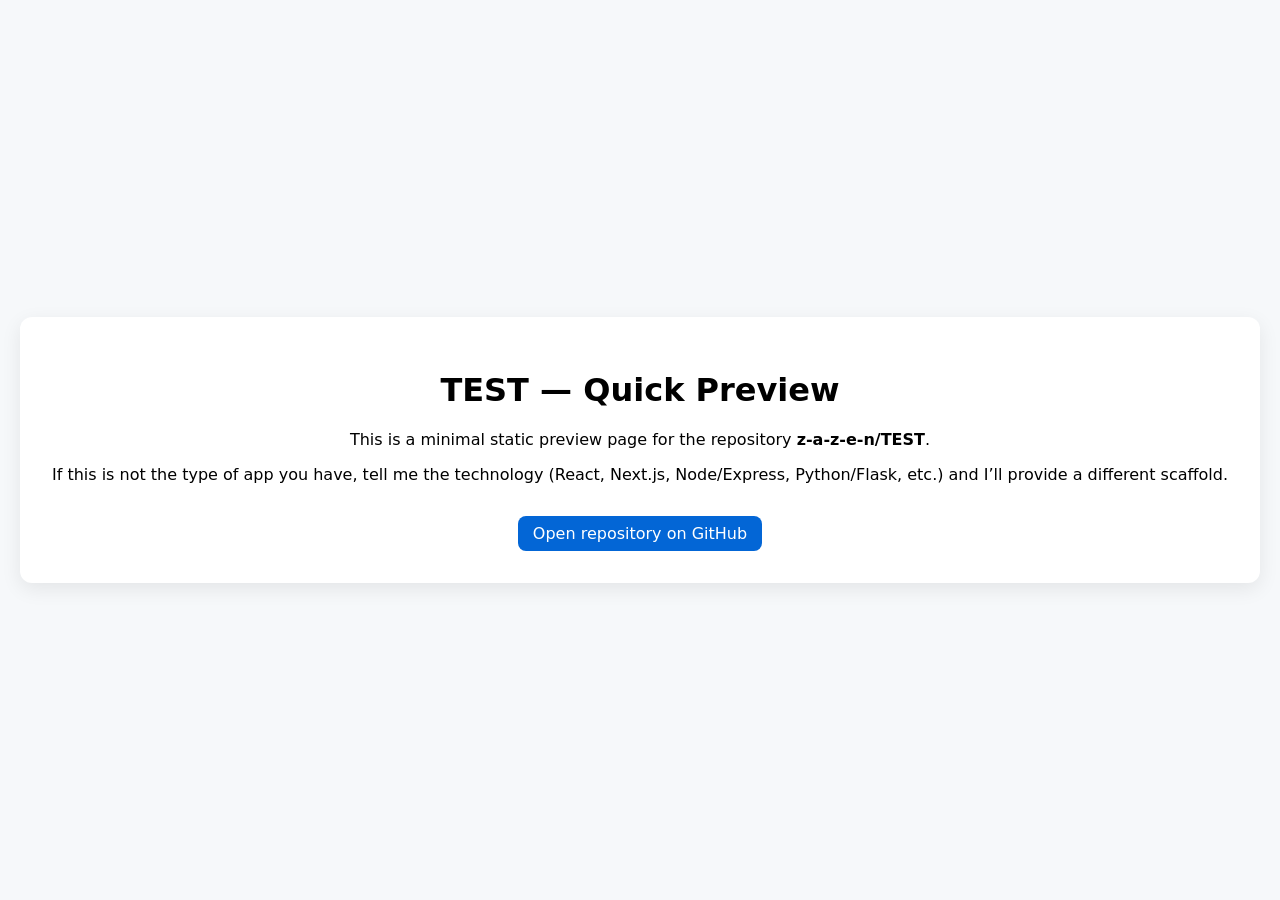
<file: index.html>
<!doctype html>
<html lang="en">
<head>
  <meta charset="utf-8" />
  <meta name="viewport" content="width=device-width,initial-scale=1" />
  <title>TEST — Preview</title>
  <style>
    body { font-family: system-ui, -apple-system, "Segoe UI", Roboto, sans-serif; display:flex; align-items:center; justify-content:center; height:100vh; margin:0; background:#f6f8fa }
    .card { text-align:center; padding:2rem; border-radius:12px; box-shadow:0 6px 20px rgba(0,0,0,.08); background:#fff }
    a.button { display:inline-block; margin-top:1rem; padding:.5rem .9rem; background:#0366d6; color:#fff; border-radius:8px; text-decoration:none; }
  </style>
</head>
<body>
  <div class="card">
    <h1>TEST — Quick Preview</h1>
    <p>This is a minimal static preview page for the repository <strong>z-a-z-e-n/TEST</strong>.</p>
    <p>If this is not the type of app you have, tell me the technology (React, Next.js, Node/Express, Python/Flask, etc.) and I’ll provide a different scaffold.</p>
    <a class="button" href="https://github.com/z-a-z-e-n/TEST" target="_blank" rel="noreferrer">Open repository on GitHub</a>
  </div>
</body>
</html>
</file>
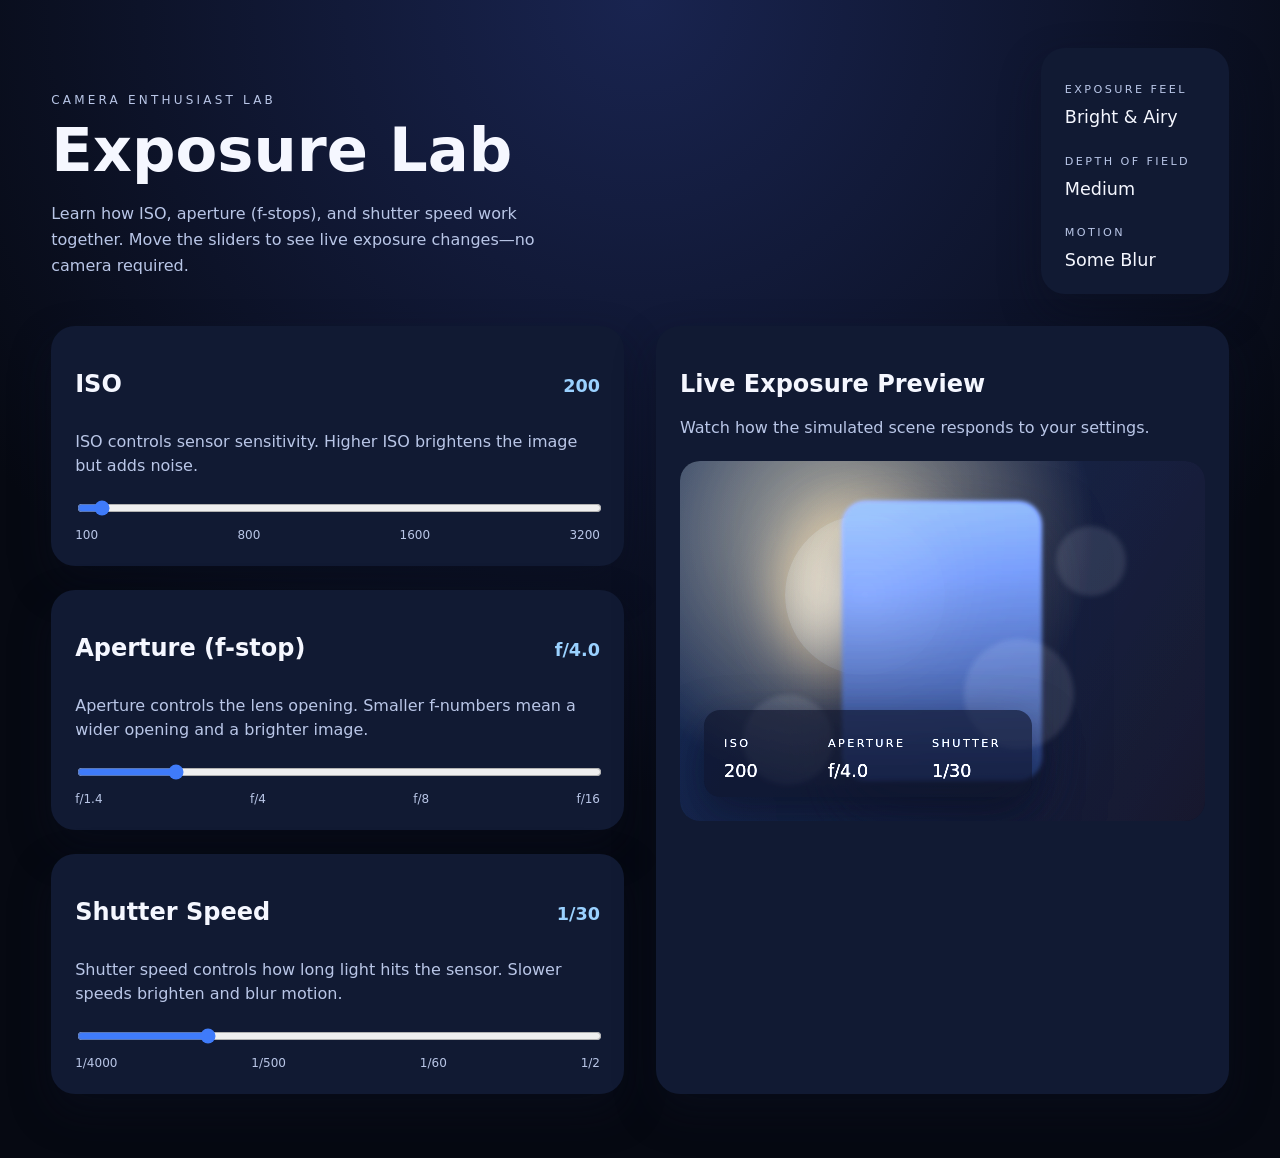
<file: public/index.html>
<!DOCTYPE html>
<html lang="en">
<head>
  <meta charset="UTF-8" />
  <meta name="viewport" content="width=device-width, initial-scale=1.0" />
  <title>Exposure Lab | Learn ISO, Aperture, Shutter Speed</title>
  <link rel="stylesheet" href="styles.css" />
</head>
<body>
  <div class="app">
    <header class="hero">
      <div>
        <p class="eyebrow">Camera Enthusiast Lab</p>
        <h1>Exposure Lab</h1>
        <p class="subtitle">
          Learn how ISO, aperture (f-stops), and shutter speed work together.
          Move the sliders to see live exposure changes—no camera required.
        </p>
      </div>
      <div class="summary">
        <div>
          <p class="label">Exposure Feel</p>
          <p id="exposure-feel" class="value">Balanced</p>
        </div>
        <div>
          <p class="label">Depth of Field</p>
          <p id="dof-feel" class="value">Medium</p>
        </div>
        <div>
          <p class="label">Motion</p>
          <p id="motion-feel" class="value">Frozen</p>
        </div>
      </div>
    </header>

    <main class="content">
      <section class="controls">
        <div class="control-card">
          <div class="control-header">
            <h2>ISO</h2>
            <span id="iso-value" class="control-value">200</span>
          </div>
          <p class="control-desc">
            ISO controls sensor sensitivity. Higher ISO brightens the image but adds noise.
          </p>
          <input id="iso" type="range" min="100" max="3200" step="100" value="200" />
          <div class="ticks">
            <span>100</span>
            <span>800</span>
            <span>1600</span>
            <span>3200</span>
          </div>
        </div>

        <div class="control-card">
          <div class="control-header">
            <h2>Aperture (f-stop)</h2>
            <span id="aperture-value" class="control-value">f/4.0</span>
          </div>
          <p class="control-desc">
            Aperture controls the lens opening. Smaller f-numbers mean a wider opening and a brighter image.
          </p>
          <input id="aperture" type="range" min="1.4" max="16" step="0.1" value="4" />
          <div class="ticks">
            <span>f/1.4</span>
            <span>f/4</span>
            <span>f/8</span>
            <span>f/16</span>
          </div>
        </div>

        <div class="control-card">
          <div class="control-header">
            <h2>Shutter Speed</h2>
            <span id="shutter-value" class="control-value">1/250</span>
          </div>
          <p class="control-desc">
            Shutter speed controls how long light hits the sensor. Slower speeds brighten and blur motion.
          </p>
          <input id="shutter" type="range" min="1" max="30" step="1" value="8" />
          <div class="ticks">
            <span>1/4000</span>
            <span>1/500</span>
            <span>1/60</span>
            <span>1/2</span>
          </div>
        </div>
      </section>

      <section class="display">
        <div class="display-header">
          <h2>Live Exposure Preview</h2>
          <p>Watch how the simulated scene responds to your settings.</p>
        </div>
        <div class="display-window">
          <div class="scene">
            <div class="light-source"></div>
            <div class="subject"></div>
            <div class="bokeh one"></div>
            <div class="bokeh two"></div>
            <div class="bokeh three"></div>
            <div class="overlay">
              <div class="overlay-info">
                <div>
                  <p class="label">ISO</p>
                  <p id="overlay-iso" class="value">200</p>
                </div>
                <div>
                  <p class="label">Aperture</p>
                  <p id="overlay-aperture" class="value">f/4.0</p>
                </div>
                <div>
                  <p class="label">Shutter</p>
                  <p id="overlay-shutter" class="value">1/250</p>
                </div>
              </div>
            </div>
          </div>
        </div>
      </section>
    </main>
  </div>

  <script src="app.js"></script>
</body>
</html>
</file>
<file: public/styles.css>
:root {
  color-scheme: dark;
  font-family: "Inter", "Segoe UI", system-ui, sans-serif;
  --bg: #0b0f1f;
  --panel: #111a33;
  --panel-soft: #16213f;
  --accent: #9ad1ff;
  --accent-strong: #3f7bfa;
  --text: #f5f7ff;
  --muted: #b9c6e7;
  --shadow: rgba(10, 16, 33, 0.45);
  --exposure: 1;
  --noise: 0.1;
  --blur: 2px;
}

* {
  box-sizing: border-box;
}

body {
  margin: 0;
  background: radial-gradient(circle at top, #192450, #060912 60%);
  color: var(--text);
}

.app {
  min-height: 100vh;
  display: flex;
  flex-direction: column;
  gap: 2rem;
  padding: 3rem clamp(1.5rem, 4vw, 4rem) 4rem;
}

.hero {
  display: flex;
  flex-wrap: wrap;
  gap: 2rem;
  align-items: flex-end;
  justify-content: space-between;
}

.eyebrow {
  text-transform: uppercase;
  letter-spacing: 0.2rem;
  font-size: 0.75rem;
  color: var(--muted);
  margin-bottom: 0.5rem;
}

h1 {
  margin: 0 0 0.75rem;
  font-size: clamp(2.5rem, 5vw, 3.8rem);
}

.subtitle {
  max-width: 32rem;
  color: var(--muted);
  line-height: 1.6;
}

.summary {
  display: grid;
  gap: 1rem;
  grid-template-columns: repeat(auto-fit, minmax(140px, 1fr));
  background: var(--panel);
  padding: 1.5rem;
  border-radius: 1.5rem;
  box-shadow: 0 18px 40px var(--shadow);
}

.label {
  text-transform: uppercase;
  font-size: 0.7rem;
  letter-spacing: 0.15rem;
  color: var(--muted);
}

.value {
  font-size: 1.1rem;
  margin: 0.35rem 0 0;
}

.content {
  display: grid;
  grid-template-columns: repeat(auto-fit, minmax(280px, 1fr));
  gap: 2rem;
}

.controls {
  display: flex;
  flex-direction: column;
  gap: 1.5rem;
}

.control-card {
  background: var(--panel);
  padding: 1.5rem;
  border-radius: 1.5rem;
  box-shadow: 0 18px 40px var(--shadow);
}

.control-header {
  display: flex;
  align-items: baseline;
  justify-content: space-between;
  gap: 1rem;
}

.control-value {
  font-size: 1.1rem;
  font-weight: 600;
  color: var(--accent);
}

.control-desc {
  color: var(--muted);
  line-height: 1.5;
  margin: 0.75rem 0 1.25rem;
}

input[type="range"] {
  width: 100%;
  accent-color: var(--accent-strong);
}

.ticks {
  display: flex;
  justify-content: space-between;
  color: var(--muted);
  font-size: 0.75rem;
  margin-top: 0.5rem;
}

.display {
  background: var(--panel);
  border-radius: 1.5rem;
  padding: 1.5rem;
  box-shadow: 0 18px 40px var(--shadow);
  display: flex;
  flex-direction: column;
  gap: 1.5rem;
}

.display-header p {
  color: var(--muted);
  margin: 0.5rem 0 0;
}

.display-window {
  border-radius: 1.25rem;
  overflow: hidden;
  position: relative;
  min-height: 360px;
  background: linear-gradient(135deg, #03060f, #0b1126 60%);
}

.scene {
  position: relative;
  height: 100%;
  min-height: 360px;
  display: flex;
  align-items: center;
  justify-content: center;
  background: radial-gradient(circle at 30% 20%, rgba(255, 236, 181, 0.5), transparent 55%),
    linear-gradient(120deg, rgba(20, 48, 94, 0.6), rgba(15, 16, 28, 0.95));
  filter: brightness(var(--exposure));
}

.light-source {
  width: 160px;
  height: 160px;
  border-radius: 50%;
  background: radial-gradient(circle, rgba(255, 244, 214, 0.9), rgba(255, 199, 94, 0.05));
  box-shadow: 0 0 60px rgba(255, 221, 160, 0.6);
  position: absolute;
  top: 15%;
  left: 20%;
  opacity: calc(0.6 + var(--exposure) * 0.4);
}

.subject {
  width: 200px;
  height: 280px;
  border-radius: 1.5rem;
  background: linear-gradient(180deg, rgba(120, 156, 240, 0.9), rgba(30, 50, 96, 0.9));
  box-shadow: 0 30px 60px rgba(12, 18, 37, 0.6);
  filter: blur(var(--blur));
}

.bokeh {
  position: absolute;
  border-radius: 50%;
  background: rgba(255, 255, 255, 0.15);
  filter: blur(calc(var(--blur) * 1.4));
  opacity: calc(0.2 + var(--exposure) * 0.2);
}

.bokeh.one {
  width: 110px;
  height: 110px;
  bottom: 20%;
  right: 25%;
}

.bokeh.two {
  width: 70px;
  height: 70px;
  top: 18%;
  right: 15%;
}

.bokeh.three {
  width: 90px;
  height: 90px;
  bottom: 10%;
  left: 12%;
}

.overlay {
  position: absolute;
  inset: 0;
  background: rgba(8, 11, 26, 0.25);
  display: flex;
  align-items: flex-end;
  justify-content: space-between;
  padding: 1.5rem;
}

.overlay-info {
  display: grid;
  grid-template-columns: repeat(3, minmax(80px, 1fr));
  gap: 1.5rem;
  background: rgba(8, 12, 25, 0.65);
  padding: 1rem 1.25rem;
  border-radius: 1rem;
  box-shadow: 0 18px 45px rgba(3, 6, 16, 0.5);
}

@media (max-width: 720px) {
  .overlay-info {
    grid-template-columns: 1fr;
  }

  .subject {
    width: 150px;
    height: 220px;
  }
}
</file>
